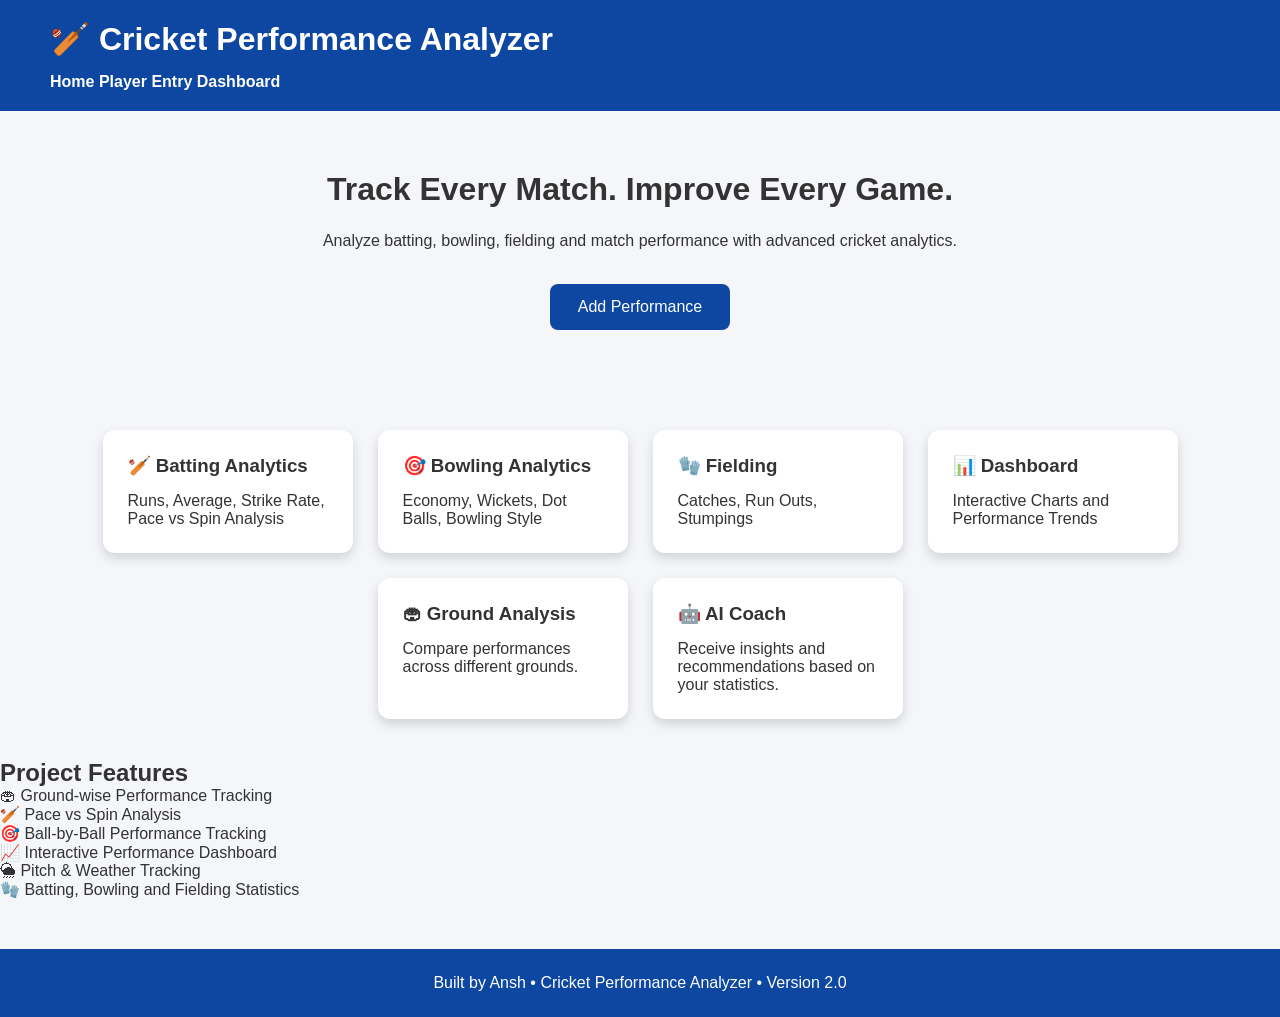
<file: frontend/index.html>
<!DOCTYPE html>
<html lang="en">

<head>
    <meta charset="UTF-8">
    <meta name="viewport" content="width=device-width, initial-scale=1.0">
    <title>Cricket Performance Analyzer</title>

    <link rel="stylesheet" href="style.css">
</head>

<body>

<header>

    <h1>🏏 Cricket Performance Analyzer</h1>

    <nav>
        <a href="index.html">Home</a>
        <a href="player-form.html">Player Entry</a>
        <a href="dashboard.html">Dashboard</a>
    </nav>

</header>

<main>

<section class="hero">

    <h2>Track Every Match. Improve Every Game.</h2>

    <p>
        Analyze batting, bowling, fielding and match performance
        with advanced cricket analytics.
    </p>

    <button onclick="window.location.href='player-form.html'">
        Add Performance
    </button>

</section>


<section class="cards">

    <div class="card">
        <h3>🏏 Batting Analytics</h3>
        <p>Runs, Average, Strike Rate, Pace vs Spin Analysis</p>
    </div>

    <div class="card">
        <h3>🎯 Bowling Analytics</h3>
        <p>Economy, Wickets, Dot Balls, Bowling Style</p>
    </div>

    <div class="card">
        <h3>🧤 Fielding</h3>
        <p>Catches, Run Outs, Stumpings</p>
    </div>

    <div class="card">
        <h3>📊 Dashboard</h3>
        <p>Interactive Charts and Performance Trends</p>
    </div>

    <div class="card">
        <h3>🏟 Ground Analysis</h3>
        <p>Compare performances across different grounds.</p>
    </div>

    <div class="card">
        <h3>🤖 AI Coach</h3>
        <p>Receive insights and recommendations based on your statistics.</p>
    </div>

</section>


<section>

    <h2>Project Features</h2>

    <ul>
        <li>🏟 Ground-wise Performance Tracking</li>
        <li>🏏 Pace vs Spin Analysis</li>
        <li>🎯 Ball-by-Ball Performance Tracking</li>
        <li>📈 Interactive Performance Dashboard</li>
        <li>🌦 Pitch & Weather Tracking</li>
        <li>🧤 Batting, Bowling and Fielding Statistics</li>
    </ul>

</section>

</main>

<footer>

    <p>Built by Ansh • Cricket Performance Analyzer • Version 2.0</p>

</footer>

<script src="script.js"></script>

</body>

</html>
</file>
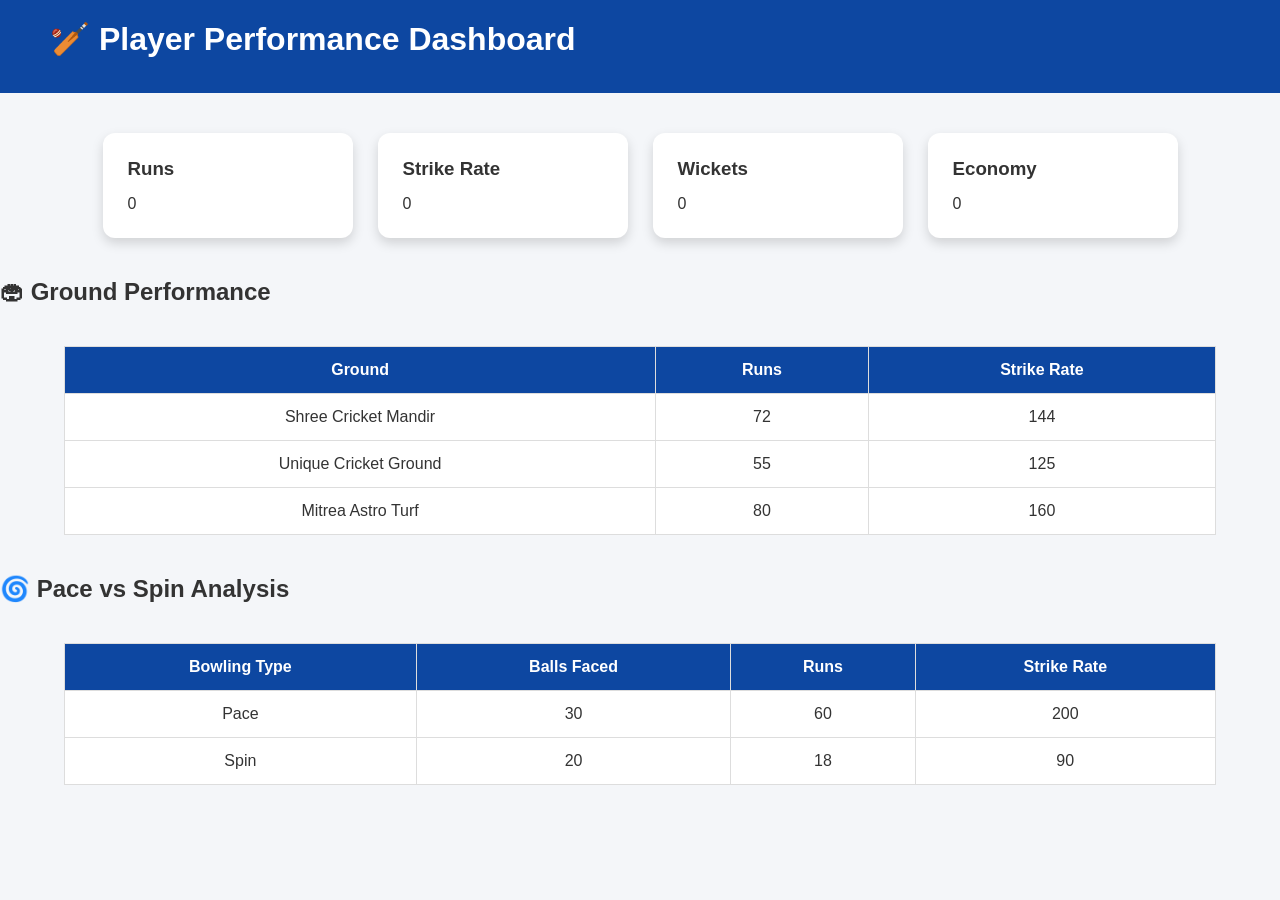
<file: frontend/dashboard.html>
<!DOCTYPE html>
<html lang="en">

<head>

<meta charset="UTF-8">

<meta name="viewport" content="width=device-width, initial-scale=1.0">

<title>Cricket Dashboard</title>

<link rel="stylesheet" href="style.css">

</head>


<body>


<header>

<h1>🏏 Player Performance Dashboard</h1>

</header>



<main>


<section class="cards">


<div class="card">

<h3>Runs</h3>

<p id="runs">0</p>

</div>



<div class="card">

<h3>Strike Rate</h3>

<p id="strike">0</p>

</div>



<div class="card">

<h3>Wickets</h3>

<p id="wickets">0</p>

</div>



<div class="card">

<h3>Economy</h3>

<p id="economy">0</p>

</div>


</section>



<h2>🏟 Ground Performance</h2>


<table>


<tr>

<th>Ground</th>

<th>Runs</th>

<th>Strike Rate</th>

</tr>



<tr>

<td>Shree Cricket Mandir</td>

<td>72</td>

<td>144</td>

</tr>


<tr>

<td>Unique Cricket Ground</td>

<td>55</td>

<td>125</td>

</tr>



<tr>

<td>Mitrea Astro Turf</td>

<td>80</td>

<td>160</td>

</tr>



</table>



<h2>🌀 Pace vs Spin Analysis</h2>


<table>


<tr>

<th>Bowling Type</th>

<th>Balls Faced</th>

<th>Runs</th>

<th>Strike Rate</th>

</tr>


<tr>

<td>Pace</td>

<td>30</td>

<td>60</td>

<td>200</td>

</tr>



<tr>

<td>Spin</td>

<td>20</td>

<td>18</td>

<td>90</td>

</tr>


</table>



</main>


</body>

</html>
</file>
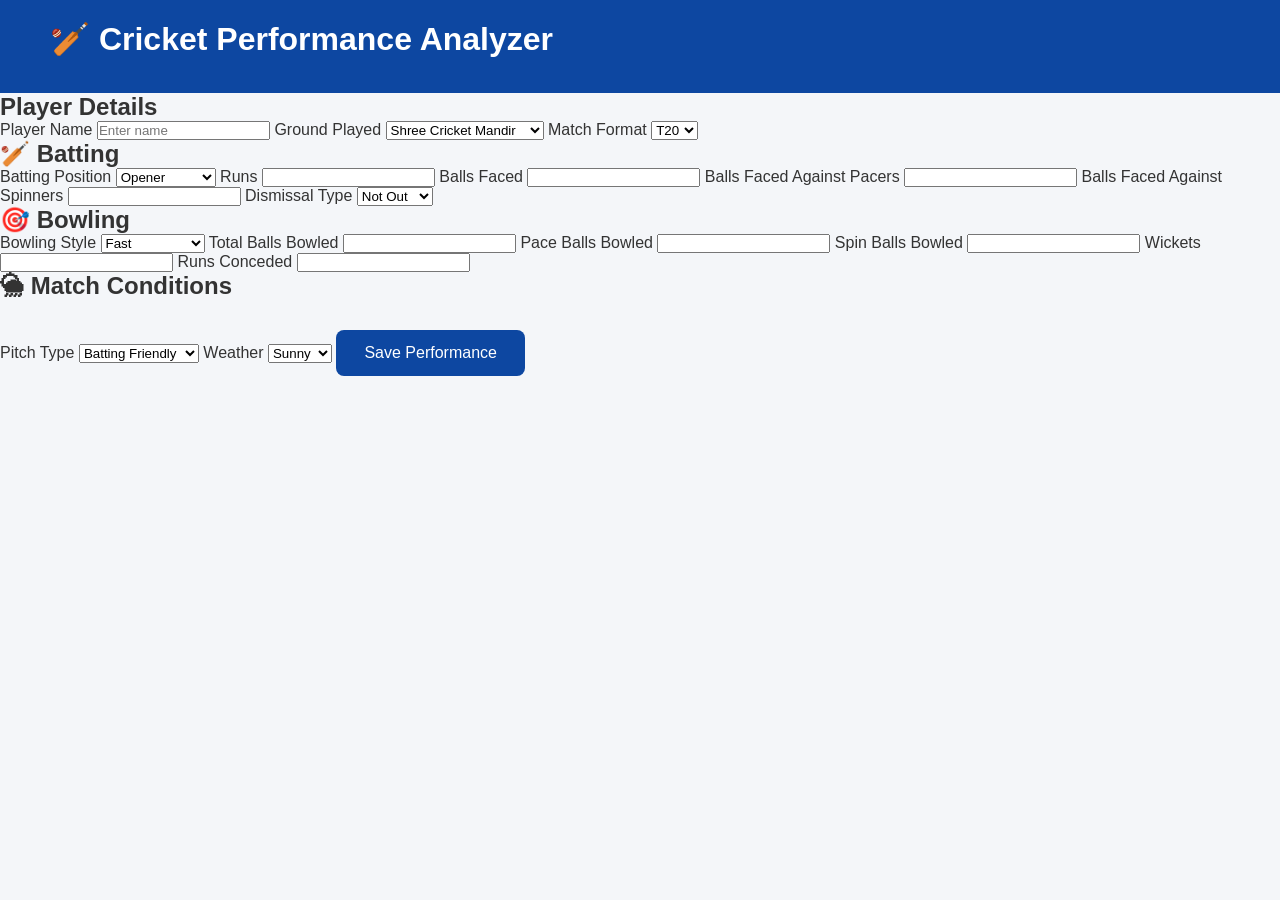
<file: frontend/player-form.html>
<!DOCTYPE html>
<html lang="en">

<head>

<meta charset="UTF-8">

<meta name="viewport" content="width=device-width, initial-scale=1.0">

<title>Cricket Performance Entry</title>

<link rel="stylesheet" href="style.css">

</head>


<body>


<header>

<h1>🏏 Cricket Performance Analyzer</h1>

</header>



<main>


<form>


<h2>Player Details</h2>


<label>Player Name</label>

<input type="text" placeholder="Enter name">



<label>Ground Played</label>

<select>

<option>Shree Cricket Mandir</option>

<option>Unique Cricket Ground</option>

<option>Mitrea Astro Turf</option>

</select>



<label>Match Format</label>

<select>

<option>T20</option>

<option>ODI</option>

<option>Test</option>

</select>



<h2>🏏 Batting</h2>


<label>Batting Position</label>

<select>

<option>Opener</option>

<option>No. 3</option>

<option>Middle Order</option>

<option>Lower Order</option>

<option>Finisher</option>

</select>



<label>Runs</label>

<input type="number">



<label>Balls Faced</label>

<input type="number">



<label>Balls Faced Against Pacers</label>

<input type="number">



<label>Balls Faced Against Spinners</label>

<input type="number">



<label>Dismissal Type</label>

<select>

<option>Not Out</option>

<option>Bowled</option>

<option>Caught</option>

<option>LBW</option>

<option>Run Out</option>

<option>Stumped</option>

</select>



<h2>🎯 Bowling</h2>


<label>Bowling Style</label>

<select>

<option>Fast</option>

<option>Medium Pace</option>

<option>Off Spin</option>

<option>Leg Spin</option>

</select>



<label>Total Balls Bowled</label>

<input type="number">



<label>Pace Balls Bowled</label>

<input type="number">



<label>Spin Balls Bowled</label>

<input type="number">



<label>Wickets</label>

<input type="number">



<label>Runs Conceded</label>

<input type="number">



<h2>🌦 Match Conditions</h2>


<label>Pitch Type</label>

<select>

<option>Batting Friendly</option>

<option>Bowling Friendly</option>

<option>Spin Friendly</option>

<option>Seam Friendly</option>

<option>Balanced</option>

</select>



<label>Weather</label>

<select>

<option>Sunny</option>

<option>Cloudy</option>

<option>Humid</option>

<option>Rain</option>

</select>



<button type="submit">

Save Performance

</button>


</form>


</main>
<script>

const form = document.querySelector("form");


form.addEventListener("submit", async function(event){


event.preventDefault();



const player = {


name: document.querySelector("input").value,


ground_played:
document.querySelector("select").value


};



const response = await fetch(
"http://localhost:8000/players",
{

method:"POST",

headers:{
"Content-Type":"application/json"
},

body: JSON.stringify(player)

}

);



const result = await response.json();


alert(result.message);



});


</script>

</body>

</html>
</file>
<file: frontend/style.css>
:root {
    --primary-color: #0d47a1;
    --secondary-color: #1565c0;
    --background-color: #f4f6f9;
    --card-color: #ffffff;
    --text-color: #333333;
}

* {
    margin: 0;
    padding: 0;
    box-sizing: border-box;
}

body {
    font-family: Arial, sans-serif;
    background: var(--background-color);
    color: var(--text-color);
}

header {
    background: var(--primary-color);
    color: white;
    padding: 20px 50px;
}

header h1 {
    margin-bottom: 15px;
}

nav ul {
    list-style: none;
    display: flex;
    gap: 25px;
}

nav a {
    color: white;
    text-decoration: none;
    font-weight: bold;
}

nav a:hover {
    color: #ffd54f;
}

.hero {
    text-align: center;
    padding: 60px 20px;
}

.hero h2 {
    font-size: 2rem;
    margin-bottom: 20px;
}

.hero p {
    max-width: 700px;
    margin: auto;
    line-height: 1.6;
}

button {
    margin-top: 30px;
    background: var(--primary-color);
    color: white;
    border: none;
    padding: 14px 28px;
    border-radius: 8px;
    cursor: pointer;
    font-size: 16px;
    transition: 0.3s;
}

button:hover {
    background: var(--secondary-color);
}

.cards {
    display: flex;
    justify-content: center;
    gap: 25px;
    flex-wrap: wrap;
    padding: 40px;
}

.card {
    width: 250px;
    background: var(--card-color);
    padding: 25px;
    border-radius: 12px;
    box-shadow: 0 5px 12px rgba(0,0,0,.15);
    transition: 0.3s;
}

.card:hover {
    transform: translateY(-8px);
}

.card h3 {
    margin-bottom: 15px;
}

table {
    width: 90%;
    margin: 40px auto;
    border-collapse: collapse;
    background: white;
}

th,
td {
    border: 1px solid #ddd;
    padding: 14px;
    text-align: center;
}

th {
    background: var(--primary-color);
    color: white;
}

tbody tr:hover {
    background: #f1f1f1;
}

footer {
    background: var(--primary-color);
    color: white;
    text-align: center;
    padding: 25px;
    margin-top: 50px;
}

@media (max-width: 768px) {

    nav ul {
        flex-direction: column;
        gap: 12px;
    }

    .cards {
        flex-direction: column;
        align-items: center;
    }

    .hero h2 {
        font-size: 1.6rem;
    }
}
</file>
